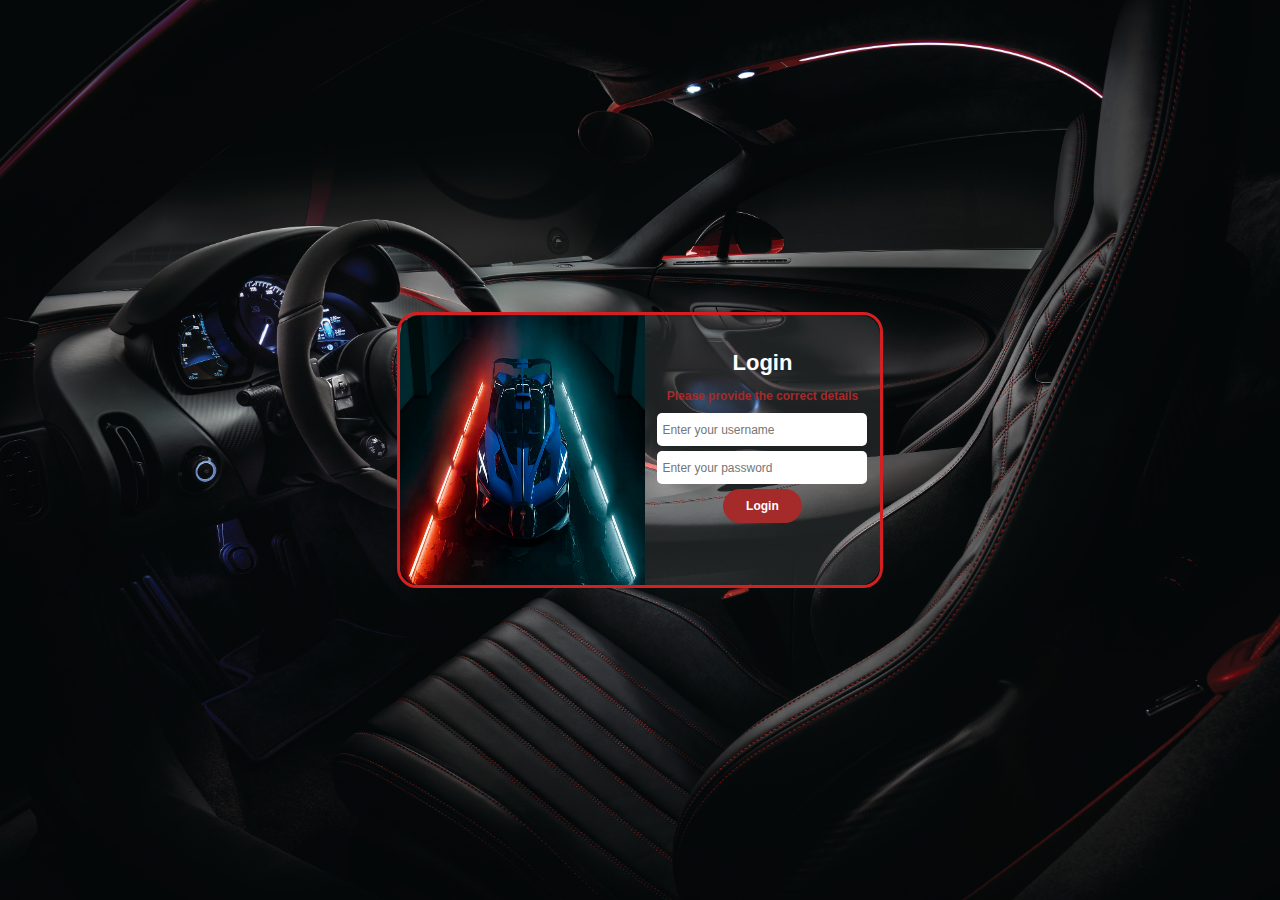
<file: index.html>
<!DOCTYPE html>
<html lang="en">
<head>
    <meta charset="UTF-8">
    <meta name="viewport" content="width=device-width, initial-scale=1.0">
    <title>Document</title>
    <link rel="stylesheet" href="style.css">
</head>
<body>
    
    <div class="container">
        <div class="popup">
            <div class="popup-img">
                <img src="formimages/car90.jpg" alt="">
            </div>

            <div class="form">
                <h1>Login</h1>
                <h3>Please provide the correct details</h3>
                <form id="login-form" action="home.html" onsubmit=" return validate()">
                <input type="text" placeholder="Enter your username" id="name">
                <div class="error">Incorrect username</div>

                <input type="password" placeholder="Enter your password" id="password">
                <div class="pass-error">Incorrect password</div>

                <button type="submit" class="button">Login</button>
                </form>
            </div>

        </div>
    </div>


    <script src="script.js"></script>
</body>
</html>
</file>
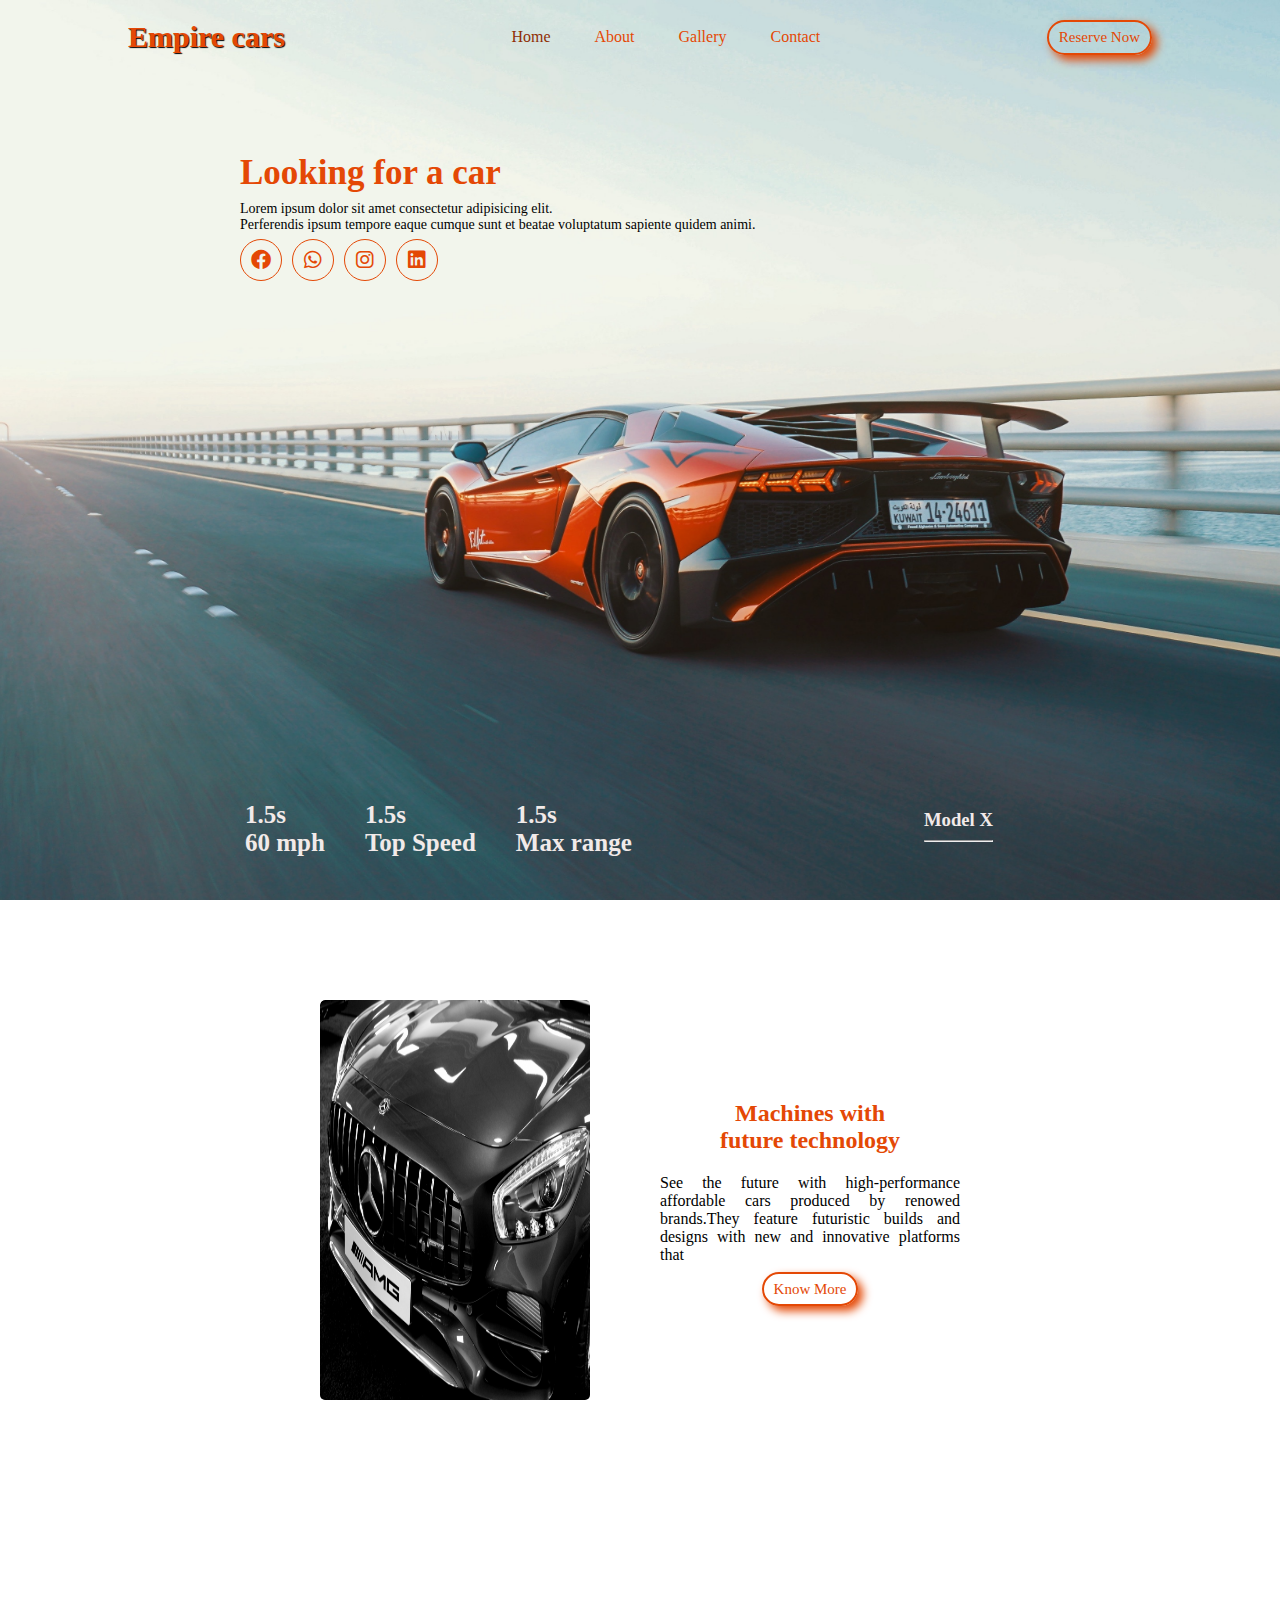
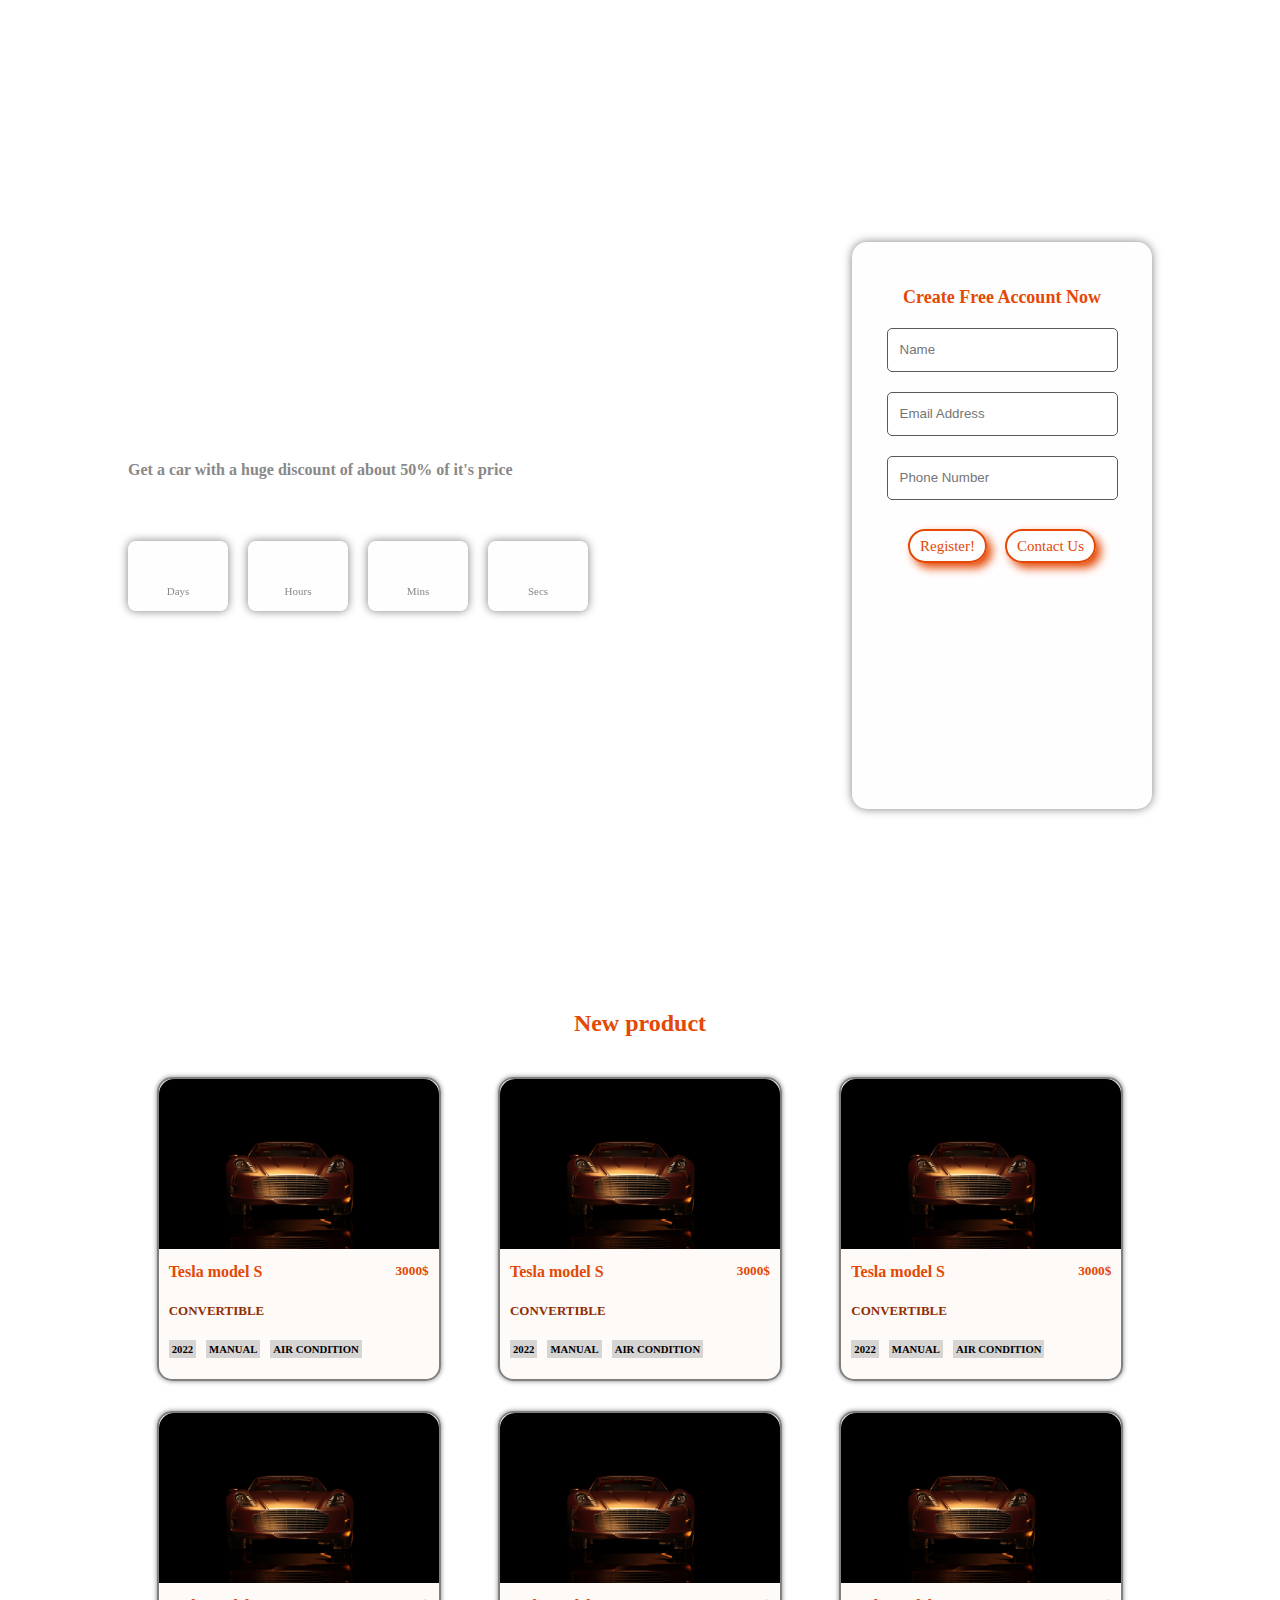
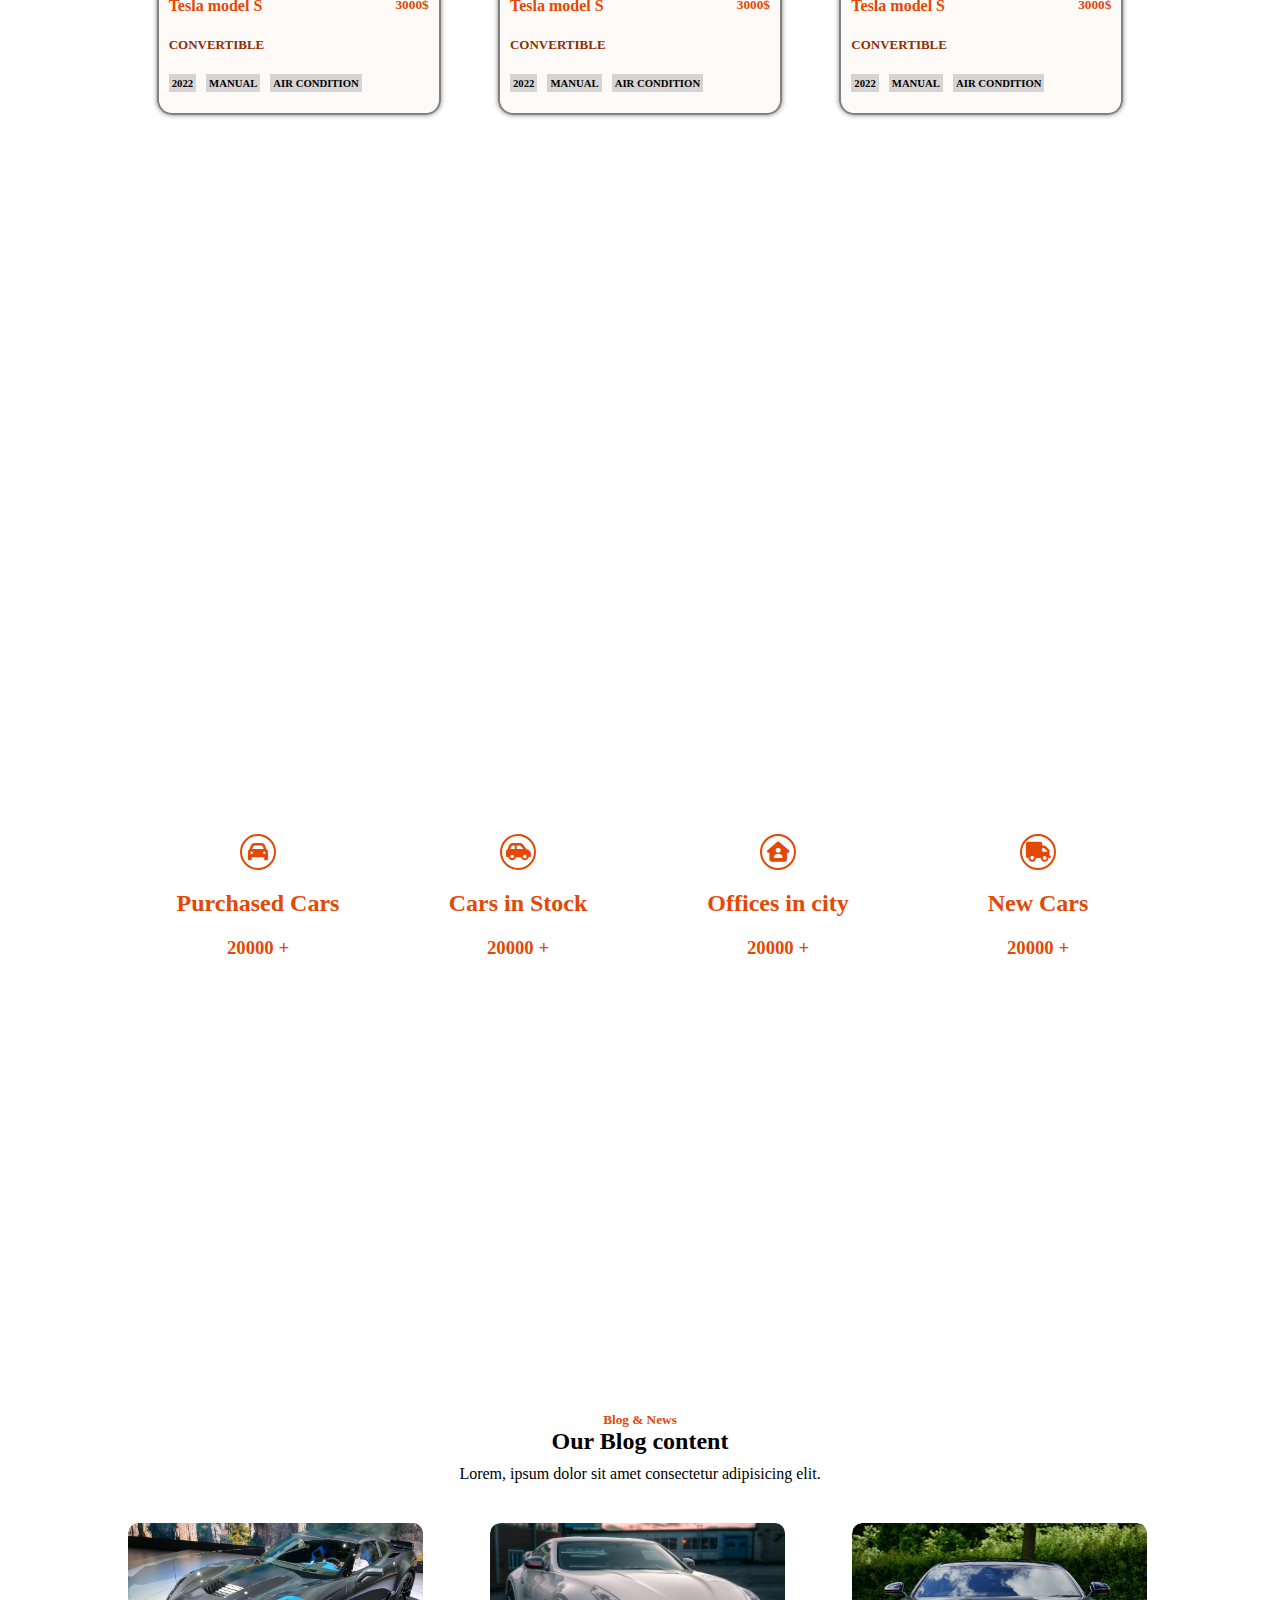
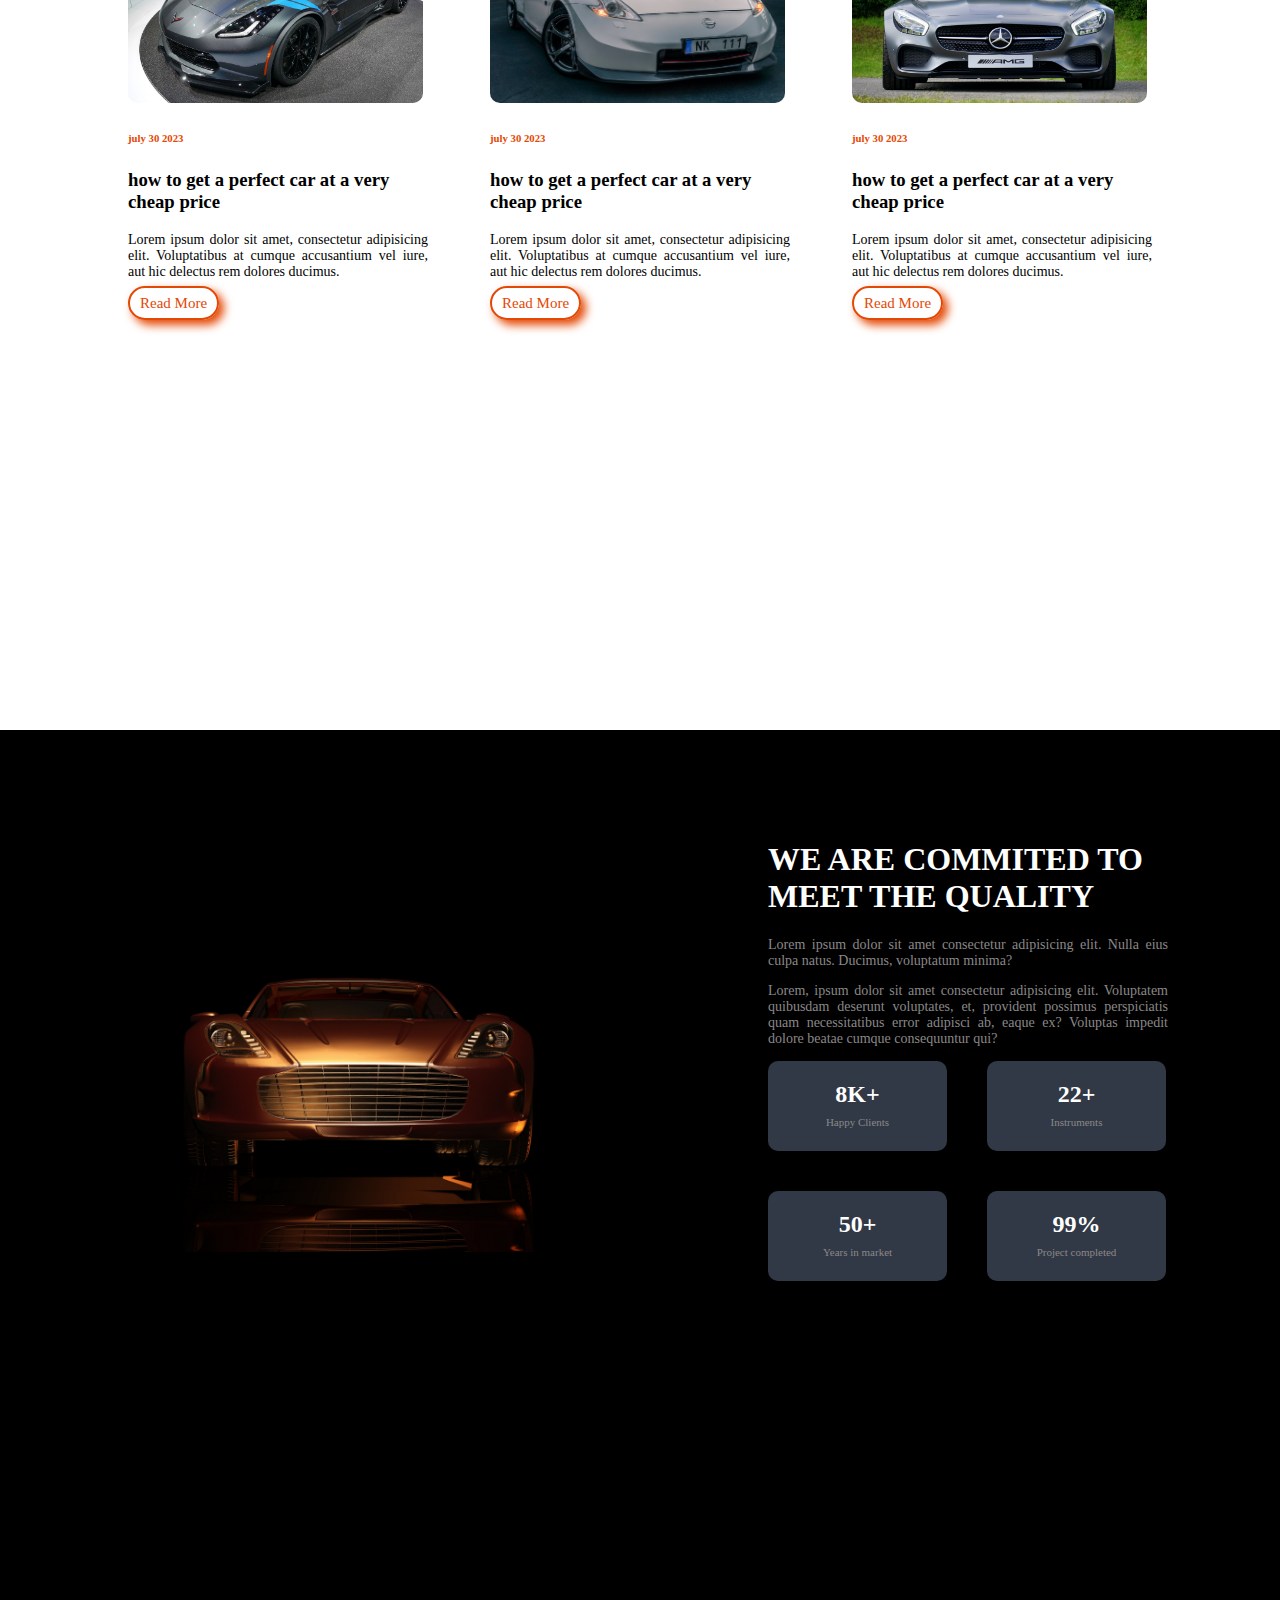
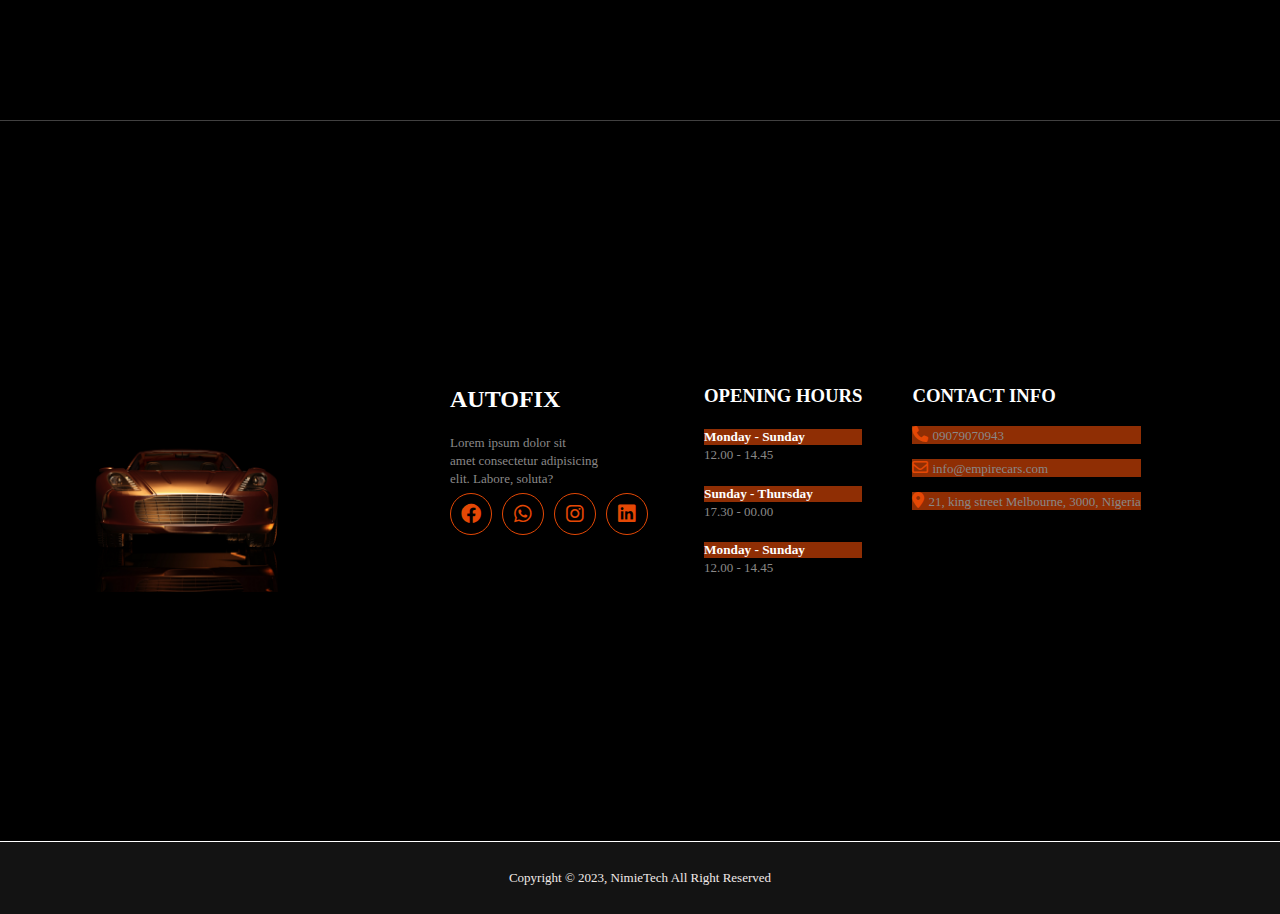
<file: home.html>
<!DOCTYPE html>
<html lang="en">
<head>
    <meta charset="UTF-8">
    <meta name="viewport" content="width=device-width, initial-scale=1.0">
    <title>Document</title>
    <link href="fontawesome icons/css/all.css" rel="stylesheet">
    <link rel="stylesheet" href="home.css">
</head>
<body>
    <!-- header section start -->
    <section class="header">

        <div class="navbar">
            <h1>Empire cars</h1>

            <div class="navlist">
                <a href="project1.html" class="active">Home</a>
                <a href="about.html">About</a>
                <a href="gallery.html">Gallery</a>
                <a href="contact.html">Contact</a>
            </div>

            <a href="#" class="btn">Reserve Now</a>
        </div>

        <div class="headercontent">

            <h1>Looking for a car</h1>

            <p>Lorem ipsum dolor sit amet consectetur adipisicing elit. <br> Perferendis ipsum tempore eaque cumque sunt et beatae voluptatum sapiente quidem animi.</p>
            

            <div class="contenticons">
                <a href="#">
                    <i class="fa-brands fa-facebook"></i>
                </a>
                <a href="#">
                    <i class="fa-brands fa-whatsapp"></i>
                </a>
                <a href="#">
                    <i class="fa-brands fa-instagram"></i>
                </a>
                <a href="#">
                    <i class="fa-brands fa-linkedin"></i>
                </a>
            </div>
            
        
        </div>

        <div class="range">

            <div class="inner-range">
                <h3>1.5s <br> 
                    <span>60 mph</span>
                </h3> 

                <h3>1.5s <br> 
                    <span>Top Speed</span>
                </h3>

                <h3>1.5s <br> 
                    <span>Max range</span>
                </h3>
            </div>

            <h3>Model X <br>
                <span> <hr> </span>
            </h3>
        </div>

    </section>
    <!-- header section end -->

    <!-- about section start -->
        <div class="about">
            <div class="about-img">
                <img src="car11.jpg" alt="">
            </div>

            <div class="about-content">
                <h2>Machines with <br> future technology</h2>
                <p>See the future with high-performance affordable cars produced by renowed brands.They feature futuristic builds and designs with new and innovative platforms that</p>
                <a href="#" class="btn">Know More</a>
            </div>
        </div>
    <!-- about section end -->

    <!-- register section start -->
        <section class="register">
            <div class="register-section">
                <div class="register-content">

                    <h4>Get a car with a huge discount of about 50% of it's price</h4>
                    <h3>Register with us to get it NOW!</h3>
                    <div class="register-box">
                        <div class="box1">
                            <h3>19</h3>
                            <span>Days</span>
                        </div>
                        <div class="box1">
                            <h3>23</h3>
                            <span>Hours</span>
                        </div>
                        <div class="box1">
                            <h3>06</h3>
                            <span>Mins</span>
                        </div>
                        <div class="box1">
                            <h3>57</h3>
                            <span>Secs</span>
                        </div>
                    </div>

                </div>
                
                <div class="register-form">

                    <h2>Create Free Account Now</h2>

                    <form action="">
                        <div class="register-input">
                            <input type="text" placeholder="Name">
                        </div>
                        <div class="register-input">
                            <input type="text" placeholder="Email Address">
                        </div>
                        <div class="register-input">
                            <input type="text" placeholder="Phone Number">
                        </div>
                    </form>

                    <div class="register-form-btn">
                        <a href="#" class="btn">Register!</a>
                        <a href="#" class="btn">Contact Us</a> 
                    </div>
                </div>
            </div>
        </section>
    <!-- register section end -->

    <!-- product section start -->
        <section class="product-section">
            <h2>New product</h2>

            <div class="product">

                <div class="product-card">
                    <img src="car9.jpg" alt="">
                    <div class="model-container">
                        <div class="model">
                            <h4>Tesla model S</h4>
                            <h5>3000$</h5>
                        </div>

                        <div class="convertible"> <h5>CONVERTIBLE</h5>
                        </div>

                        <div class="model-year">
                            <h6>2022</h6>
                            <h6>MANUAL</h6>
                            <H6>AIR CONDITION</H6>
                        </div>
                    </div>
                </div>

                
                <div class="product-card">
                    <img src="car9.jpg" alt="">
                    <div class="model-container">
                        <div class="model">
                            <h4>Tesla model S</h4>
                            <h5>3000$</h5>
                        </div>

                        <div class="convertible"> <h5>CONVERTIBLE</h5>
                        </div>

                        <div class="model-year">
                            <h6>2022</h6>
                            <h6>MANUAL</h6>
                            <H6>AIR CONDITION</H6>
                        </div>
                    </div>
                </div>

                
                <div class="product-card">
                    <img src="car9.jpg" alt="">
                    <div class="model-container">
                        <div class="model">
                            <h4>Tesla model S</h4>
                            <h5>3000$</h5>
                        </div>

                        <div class="convertible"> <h5>CONVERTIBLE</h5>
                        </div>

                        <div class="model-year">
                            <h6>2022</h6>
                            <h6>MANUAL</h6>
                            <H6>AIR CONDITION</H6>
                        </div>
                    </div>
                </div>

                
                <div class="product-card">
                    <img src="car9.jpg" alt="">
                    <div class="model-container">
                        <div class="model">
                            <h4>Tesla model S</h4>
                            <h5>3000$</h5>
                        </div>

                        <div class="convertible"> <h5>CONVERTIBLE</h5>
                        </div>

                        <div class="model-year">
                            <h6>2022</h6>
                            <h6>MANUAL</h6>
                            <H6>AIR CONDITION</H6>
                        </div>
                    </div>
                </div>

                
                <div class="product-card">
                    <img src="car9.jpg" alt="">
                    <div class="model-container">
                        <div class="model">
                            <h4>Tesla model S</h4>
                            <h5>3000$</h5>
                        </div>

                        <div class="convertible"> <h5>CONVERTIBLE</h5>
                        </div>

                        <div class="model-year">
                            <h6>2022</h6>
                            <h6>MANUAL</h6>
                            <H6>AIR CONDITION</H6>
                        </div>
                    </div>
                </div>

                
                <div class="product-card">
                    <img src="car9.jpg" alt="">
                    <div class="model-container">
                        <div class="model">
                            <h4>Tesla model S</h4>
                            <h5>3000$</h5>
                        </div>

                        <div class="convertible"> <h5>CONVERTIBLE</h5>
                        </div>

                        <div class="model-year">
                            <h6>2022</h6>
                            <h6>MANUAL</h6>
                            <H6>AIR CONDITION</H6>
                        </div>
                    </div>
                </div>

            </div>

        </section>


    <!-- product section end -->

    <!-- Service section start -->
        <section class="service">

            <div class="service-content">
                <h1>Our service</h1>

                <div class="service-box">

                    <div class="car-box">
                        <i class="fa-solid fa-car"></i>
                        <h2>Purchased Cars</h2>
                        <h3>20000 +</h3>
                    </div>

                    <div class="car-box">
                        <i class="fa-solid fa-car-side"></i>
                        <h2>Cars in Stock</h2>
                        <h3>20000 +</h3>
                    </div>

                    <div class="car-box">
                        <i class="fa-solid fa-house-user"></i>
                        <h2>Offices in city</h2>
                        <h3>20000 +</h3>
                    </div>

                    <div class="car-box">
                        <i class="fa-solid fa-truck"></i>
                        <h2>New Cars</h2>
                        <h3>20000 +</h3>
                    </div>

                </div>
            </div>

        </section>
    <!-- Service section end -->

    <!-- Blog section start -->
        <section class="blog">
            <div class="blog-header">
                <h5>Blog & News</h5>
                <h2>Our Blog content</h2>
                <p>Lorem, ipsum dolor sit amet consectetur adipisicing elit.</p>
            </div>

            <div class="blog-content">

                <div class="card-col">
                    <div class="card-col-img">
                        <img src="car5.jpg" alt="">
                    </div>
                    <h6>july 30 2023</h6>
                    <h3>how to get a perfect car at a very cheap price</h3>
                    <p>Lorem ipsum dolor sit amet, consectetur adipisicing elit. Voluptatibus at cumque accusantium vel iure, aut hic delectus rem dolores ducimus.</p>
                    <a href="" class="btn">Read More</a> 
                </div>

                <div class="card-col">
                    <div class="card-col-img">
                        <img src="car10.jpg" alt="">
                    </div>
                    <h6>july 30 2023</h6>
                    <h3>how to get a perfect car at a very cheap price</h3>
                    <p>Lorem ipsum dolor sit amet, consectetur adipisicing elit. Voluptatibus at cumque accusantium vel iure, aut hic delectus rem dolores ducimus.</p>
                    <a href="" class="btn">Read More</a> 
                </div>

                <div class="card-col">
                    <div class="card-col-img">
                        <img src="car3.jpg" alt="">
                    </div>
                    <h6>july 30 2023</h6>
                    <h3>how to get a perfect car at a very cheap price</h3>
                    <p>Lorem ipsum dolor sit amet, consectetur adipisicing elit. Voluptatibus at cumque accusantium vel iure, aut hic delectus rem dolores ducimus.</p>
                    <a href="" class="btn">Read More</a> 
                </div>
            </div>
        </section>

    <!-- Blog section end -->


    <!--Commitment section start -->
        <section class="commitment">
            <div class="commitment-img">
                <img src="car9.jpg" alt="">
            </div>

            <div class="commitment-content comit-cont">
                <h1>WE ARE COMMITED TO MEET THE QUALITY</h1>
                <p>Lorem ipsum dolor sit amet consectetur adipisicing elit. Nulla eius culpa natus. Ducimus, voluptatum minima?</p>
                <p>Lorem, ipsum dolor sit amet consectetur adipisicing elit. Voluptatem quibusdam deserunt voluptates, et, provident possimus perspiciatis quam necessitatibus error adipisci ab, eaque ex? Voluptas impedit dolore beatae cumque consequuntur qui?</p>

                <div class="commitment-box">
                    <div class="box1">
                        <h2>8K+</h2>
                        <span>Happy Clients</span>
                    </div>

                    <div class="box1">
                        <h2>22+</h2>
                        <span>Instruments</span>
                    </div>

                    <div class="box1">
                        <h2>50+</h2>
                        <span>Years in market</span>
                    </div>

                    <div class="box1">
                        <h2>99%</h2>
                        <span>Project completed</span>
                    </div>
                </div>
            </div>
        </section>
    <!--Commitment section end -->

    <!-- footer section start -->
        <footer class="footer">
            <div class="footer-content">

                <div class="footer-img">
                    <img src="car9.jpg" alt="">
                </div>

                <div class="col">
                    <h2>AUTOFIX</h2>
                    <span>Lorem ipsum dolor sit <br>amet consectetur adipisicing <br>elit. Labore, soluta?</span>
                    
                    <div class="contenticons">
                    <a href="#">
                        <i class="fa-brands fa-facebook"></i>
                    </a>
                    <a href="#">
                        <i class="fa-brands fa-whatsapp"></i>
                    </a>
                    <a href="#">
                        <i class="fa-brands fa-instagram"></i>
                    </a>
                    <a href="#">
                        <i class="fa-brands fa-linkedin"></i>
                    </a>
                    </div>
                </div>

                <div class="col">
                    <h3>OPENING HOURS</h3>
                    <div class="day-open">
                        <h5>Monday - Sunday</h5>
                        <span>12.00 - 14.45</span>
                    </div>

                    <div class="day-open">
                        <h5>Sunday - Thursday</h5>
                        <span>17.30 - 00.00</span>
                    </div>

                    <div class="day-open">
                        <h5>Monday - Sunday</h5>
                        <span>12.00 - 14.45</span>
                    </div>
                </div>

                <div class="col">
                    <h3>CONTACT INFO</h3>
                    <div class="contact-info">
                        <i class="fa-solid fa-phone"></i>
                        <span>09079070943</span>
                    </div>

                    <div class="contact-info">
                        <i class="fa-regular fa-envelope"></i>
                        <span>info@empirecars.com</span>
                    </div>

                    <div class="contact-info">
                        <i class="fa-solid fa-location-dot"></i>
                        <span>21, king street Melbourne, 3000, Nigeria</span>
                    </div> 
                </div>

            </div>
        </footer>

        <footer class="second-footer">
            <div class="footer-text">
                <p>Copyright &copy; 2023, NimieTech All Right Reserved</p>
            </div>
        </footer>
    <!-- footer section end -->

</body>
</html>
</file>
<file: style.css>
*{
    margin: 0;
    padding: 0;
    font-family:Arial, Helvetica, sans-serif;
}

.container{
    background-image: url(formimages/car\ 4j.jpg);
    background-position: center;
    background-repeat: no-repeat;
    background-size: cover;
    width: 100%;
    height: 100vh;
    display: flex;
    justify-content: center;
    align-items: center;
}

.popup{
    display: flex;
    justify-content: center;
    align-items: center;
    border: 3px solid rgb(212, 32, 32);
    border-radius: 20px;
    width: 480px;
    height: 270px;

}

.popup-img{
    width: 500px;
    height: 270px;
}

.popup-img img{
    width: 100%;
    height: 100%;
    border-top-left-radius: 20px;
    border-bottom-left-radius: 20px;
}

.popup .form{
    width: 100%;
    height: 270px;
    background-color:rgba(255, 255, 255, 0.1) ;
    text-align: center;
    overflow: hidden;
    border-top-right-radius: 20px;
    border-bottom-right-radius: 20px;

}

.popup .form h1{
    color: white;
    font-size: 22px;
    padding-top: 35px;
}

.popup .form h3{
    color: brown;
    font-size: 12px;
    padding-top: 13px;
    margin-bottom: 10px;
}

.popup form input{
    margin-bottom: 5px;
    width: 210px;
    height: 33px;
    border-radius: 5px;
    border: none;
    outline: none;
}

.popup form input::placeholder{
    padding: 5px;
    font-size: 12px;
}

.button{
    background-color: brown;
    text-decoration: none;
    color: white;
    border-radius: 20px;
    font-size: 12px;
    font-weight: 600;
    padding: 10px 23px;
    border: none;
    cursor: pointer;
    transition: .5s;
}

.button:hover{
    color:white;
    background:rgb(129, 9, 9);
}

.popup form .error,
.popup form .pass-error{
    margin: 2px 0 3px;
    color: rgb(238, 16, 16);
    font-size: 14px;
    background: rgba(255, 0, 0, 0.1);
    text-align: center;
    border: 1px solid #EF9A9A;
    padding: 3px 8px;
    width: 100%;
    display: none;

}
</file>
<file: home.css>
*{
    text-decoration: none;
}

body{
    margin: 0;
    padding: 0;
}

:root{
    --bg-color:#57595c;
    --second-bg-color:#beb2b2;
    --first-text-color: #fff;
    --second-text-color:#f1eae9;
    --third-text-color:#8a8888;
    --main-color:#e44805;
    --btn-color:#8f2e04;
    --shadow: 1px 1px 1px #000;

}
.header{
    background-image: url(home\ car.jpg);
    width: 100%;
    height: 100vh;
    background-size: cover;
    background-repeat: no-repeat;
    background-position: center;
}

.navbar{
    display: flex;
    justify-content: space-between;
    align-items: center;
    background-color: transparent;
    width: 80%;
    margin: 0 auto;
}

.header .navbar h1{
    color: var(--main-color);
    text-shadow: var(--shadow);
    font-weight: 800;
    font-size: 30px;
    transition: transform .5s;
    
}

.header .navbar h1:hover{
    transform: scale(1.3);
}


.navlist a{
    background-color: transparent;
    color: var(--main-color);
    margin: 20px;
}

.navlist a:hover,
.navlist a.active{
    color: var(--btn-color);
}

.btn{
    background:tr;
    border: 2px solid var(--main-color);
    border-radius: 20px;
    padding: 7px 10px;
    font-size: 15px;
    color: var(--main-color);
    box-shadow: 5px 5px 10px;
    transition: all .5s;
}

.btn:hover{
    background-color: var(--main-color);
    color: var(--first-text-color);
    transform:scale(1.1);

}

.headercontent{
    background-color:transparent;
    position: absolute;
    left: 240px;
    top: 130px;
}

.headercontent h1{
    color: var(--main-color);
    font-size: 35px;
    margin-bottom: 8px;
    transition: all .5s;
}

.headercontent h1:hover {
    text-shadow: var(--shadow);
    transform: scale(1.1);
}

.headercontent p{
    margin: 0;
    font-size: 14px;
}

.contenticons a i{
    background-color: transparent;
    display: inline-flex;
    justify-content: center;
    align-items: center; 
    width: 40px;
    height: 40px;
    border: 1px solid var(--main-color);
    border-radius: 50%; 
    font-size: 20px;
    color: var(--main-color);
    margin: 6px 6px 0 0;
}

.headercontent .contenticons a i:hover{
    background-color: var(--main-color);
    color: var(--first-text-color);
}

.range{
    background-color: transparent;
    display: flex;
    justify-content: space-between;
    align-items: center;
    width: 60%;
    color: var(--second-text-color);
    position: absolute;
    bottom: 0;
    left: 225px;
    padding-bottom: 30px;

}

.range .inner-range{
    display: flex;
    justify-content: center;
    align-items: center;

}

.range .inner-range h3{
    margin: 0 20px;
    font-size: 25px;
}

.range h3{
    margin-top: 20px ;
}

.range h3:hover{
    color: #e44805;
}

/* About Section Start */

.about{
    display: grid;
    grid-template-columns: 1fr 1fr;
    margin: 0 auto;
    width: 50%;
    height: 80vh; 
    gap: 40px;
    padding-top: 100px;

}
 .about-img {
    overflow: hidden;
    border-radius: 5px;
} 

.about-img img{
    width: 90%;
    height: 400px;
    border-radius: 5px;
    transition: all 1s;
}

.about-img img:hover{
    transform: scale(1.1);
}

.about-content{
    background-color: transparent;
    padding-top: 80px;
    text-align: center;
}

.about-content p{
    text-align: justify;
    
}

.about-content h2{
    color: var(--main-color);
}


/* About Section End */

/* Register section start */

.register{
    background-image: linear-gradient(rgba(0,0,0,0.5), rgba(0,0,0,0.7)),url(car3.jpg);
    background-repeat: no-repeat;
    background-position: center;
    background-size: cover;
    background-attachment: fixed;
    width: 100%;
    height: 90vh;
}

.register-section{
    background-color: transparent;
    display: flex;
    justify-content: space-between;
    align-items: center;
    color: var(--first-text-color);
    width: 80%;
    height: 100%;
    margin: 0 auto;
}

.register-content h4{
    color: var(--third-text-color);
    font-size: 16px;
}

.register-content .register-box{
    display: flex;
}

.register-content .register-box .box1{
    background: rgba(254, 252, 252, 0.2) ;
    backdrop-filter: blur(10px);
    box-shadow: 0 0 10px rgba(0, 0, 0, 0.5);
    width: 100px;
    height: 70px;
    margin-right: 20px;
    text-align: center;
    border-radius: 8px;
    transition: .5s;
}

.register-content .register-box .box1:hover{
    transform: scale(1.1);
}

.register-content .register-box .box1 h3{
    margin-bottom: 0;
}

.register-form{
    text-align: center;
    height: 70%;
    width: 300px;
    background:rgba(254, 252, 252, 0.2) ;
    box-shadow: 0 0 10px rgba(0, 0, 0, 0.5);
    backdrop-filter: 4px;
    border-radius: 15px;
}

.register-form h2{
    color: var(--main-color);
    font-size: 18px;
    margin-top: 45px;
    margin-bottom: 20px;
    transition: 1000ms;
}

.register-form h2:hover{
    color: var(--first-text-color);
    transform: scale(1.1);
}

.register-form .register-input input{
    width: 225px;
    height: 40px;
    border: 1px solid var(--bg-color);
    border-radius: 5px;
    outline: none;
    margin-bottom: 20px;

}

.register-form .register-input input::placeholder{
    padding-left: 10px;
}

.register-form-btn{
    margin-top: 17px;
}

.register-form-btn a{
    background-color: transparent;
    margin: 7px;
}

/* Register section end*/

/* Product section start */
    
.product-section{
    height: 140vh;
}

.product-section h2{
    text-align: center;
    color: var(--main-color);
    padding: 60px 0 20px 0;
}
   
.product{
    display: grid;
    grid-template-columns: repeat(3, 1fr);
    place-items:center ;
    row-gap: 30px;
    width: 80%;
    margin: 0 auto;
}

.product-card{
    width: 280px;
    height: 300px;
    background-color: #fbf4f17c;
    border-radius: 15px;
    
    border: 2px solid grey;
    box-shadow: 0 0 5px 0 grey;
    transition: .5s;
}

.product-card:hover{
    transform: scale(1.1);
}

.product-card img{
    width: 280px;
    height: 170px;
    border-top-left-radius: 15px;
    border-top-right-radius: 15px;
}

.model-container{
    padding: 0 10px;
}

.model{
    display: flex;
    justify-content: space-between;
}

.model h4,
.model h5{
    margin: 10px 0 0 ;
    color: var(--main-color);
}

.convertible h5{
    font-size: 13px;
    color: var(--btn-color);
}

.model-year{
    display: flex;
    gap: 10px;
}

.model-year h6{
    background-color: #d7d4d4;
    margin: 0;
    padding: 3px;
}

/* Product section end */


/* Service section start */
    .service{
        background-image:linear-gradient(rgba(0,0,0,0.5), rgba(0,0,0,0.7)), url(car12.jpg);
        background-position: center;
        background-repeat: no-repeat;
        background-size: cover;
        background-attachment: fixed;
        height: 80vh;
        width: 100%;
    }

    .service-content{
        background-color: transparent;
        text-align: center;
        width: 80%;
        position: relative;
        top: 100px;
        margin-left: auto;
        margin-right: auto;
       
    }

    .service-content h1{
        font-size: 30px;
        color: var(--first-text-color);
    }

    .service-box{
        display: grid;
        grid-template-columns: 1fr 1fr 1fr 1fr;
        place-items: center;
    }

    .service-box .car-box{
        margin: 30px;
        width: 170px;
        height: 150px;
        background-color: var(--first-text-color);
        color: var(--main-color);
        padding: 20px 15px;
        border-radius: 20px;
        transition: .5s;
    }

    .car-box:hover{
        background-color: var(--main-color);
        color: var(--first-text-color);
        transform: scale(1.1);
    }

    .car-box i{
        display: inline-flex;
        justify-content: center;
        align-items: center;
        width: 2rem;
        height: 2rem;
        background: transparent;
        border: 2px solid var(--main-color); 
        border-radius: 50%;
        font-size: 20px;
        color: var(--main-color);
    }

    .car-box:hover i{
        border: 2px solid var(--first-text-color);
        color: var(--first-text-color);
    }
/* Service section end */


/* Blog section start */
    .blog{
        width: 100%;
        height: 100vh;
        padding: 40px 0;
    }

    .blog-header{
        text-align: center;
    }

    .blog-header h5{
        color: var(--main-color);
        margin-bottom: 0;
    }

    .blog-header h2{
        margin: 0;
    }

    .blog-header p{
        margin: 10px 0 40px 0;
    }

    .blog-content{
        width: 80%;
        margin: 0 auto;
        display: flex;
        justify-content: space-between;
        
    }

    .card-col{
        width: 300px;
        height: 400px;
    }

    .card-col-img{
        border-radius: 10px;
        overflow: hidden;
    }

    .card-col-img img{
        width: 295px;
        height: 180px;
        border-radius: 10px;
        transition: .5s ease;
    }

    .card-col-img:hover img{
        transform: scale(1.1);
        border-radius: 10px;
    }

    .card-col h6{
        color: var(--main-color);
    }

    .card-col p{
        text-align: justify;
        font-size: 14px;
    }


/* Blog section end */

/* commitment section start */
    .commitment{
        display: flex;
        background-color: #000;
        height: 100vh;
        padding-top: 90px;
    }

    .commitment-img{
        background-color: transparent;
        width: 60%;
    }

    .commitment-img img{
        width: 100%;
    }

    .comit-cont{
        background-color: transparent;
        width: 40%;
    }

    .commitment-content{
        color: #fff;
        width: 400px;
    }

    .commitment-content p{
        text-align: justify;
        font-size: 14px;
        color: var(--third-text-color);
    }

    .commitment-box{
        display: flex;
        flex-wrap: wrap;
        gap: 40px;

    }

    .commitment-box .box1{
        background-color: #323946;
        width: 179px;
        height: 90px;
        text-align: center;
        border-radius: 10px;
        transition: all .5s;
    }

    .commitment-box .box1:hover{
        background-color: rgb(171, 3 ,3);
        transform: scale(1.1);
    }

    .box1 h2{
        margin-bottom: 4px;
    }

    .box1 span{
        color: var(--third-text-color);
        font-size: 11px;
    }



/* commitment section end */

/* footer section start */
    .footer{
        background-color: #000;
        display: flex;
        align-items: center;
        height: 80vh;
        border-top: 1px solid #414040;
    }

    .footer-content{
        display: flex;
        justify-content: center;
        gap: 50px;
        color: #fff;
    }

    .footer-img img{
        width: 400px;
    }

    .day-open h5 {
        background-color: #8f2e04;
        margin-bottom: 0px;
    }

    .contact-info{
        margin-bottom: 15px; 
        background-color: #8f2e04;
    }

    .contact-info i{
        color: var(--main-color);
    }

    .footer-content span{
        font-size: 13px;
        color: var(--third-text-color);
    }
    
    .second-footer{
        padding: 15px;
        background: rgb(19, 19, 19);
        text-align: center;
        border-top: 1px solid #fff;
    }

    .footer-text p{
        font-size: 13px;
        color: var(--second-text-color);
    }

/* footer section end */

/* media query section start */

@media (max-width:800px){

    .navbar{
        display: flex;
        justify-content: space-between;
        align-items: center;
        background-color: transparent;
        width: 80%;
        margin-left: 50px;
    }
    
    .headercontent{
        background-color:transparent;
        position: absolute;
        left: 140px;
        top: 130px;
    }
    
    .range{
        background-color: transparent;
        display: flex;
        justify-content: space-between;
        align-items: center;
        width: 60%;
        color: var(--second-text-color);
        position: absolute;
        bottom: 0;
        left: 115px;
        padding-bottom: 30px;
    
    }

    .about-content{
        background-color: transparent;
        padding-top: 30px;
        text-align: center;
    }
    
    .about-img img{
        width: 85%;
        height: 400px;
        border-radius: 5px;
        transition: all 1s;
    }
}

@media (max-width:530px){
    
    .navbar{
    display: flex;
    justify-content: space-between;
    align-items: center;
    background-color: transparent;
    width: 80%;
    margin: 0 auto;
    }
}


/* media query section end */
</file>
